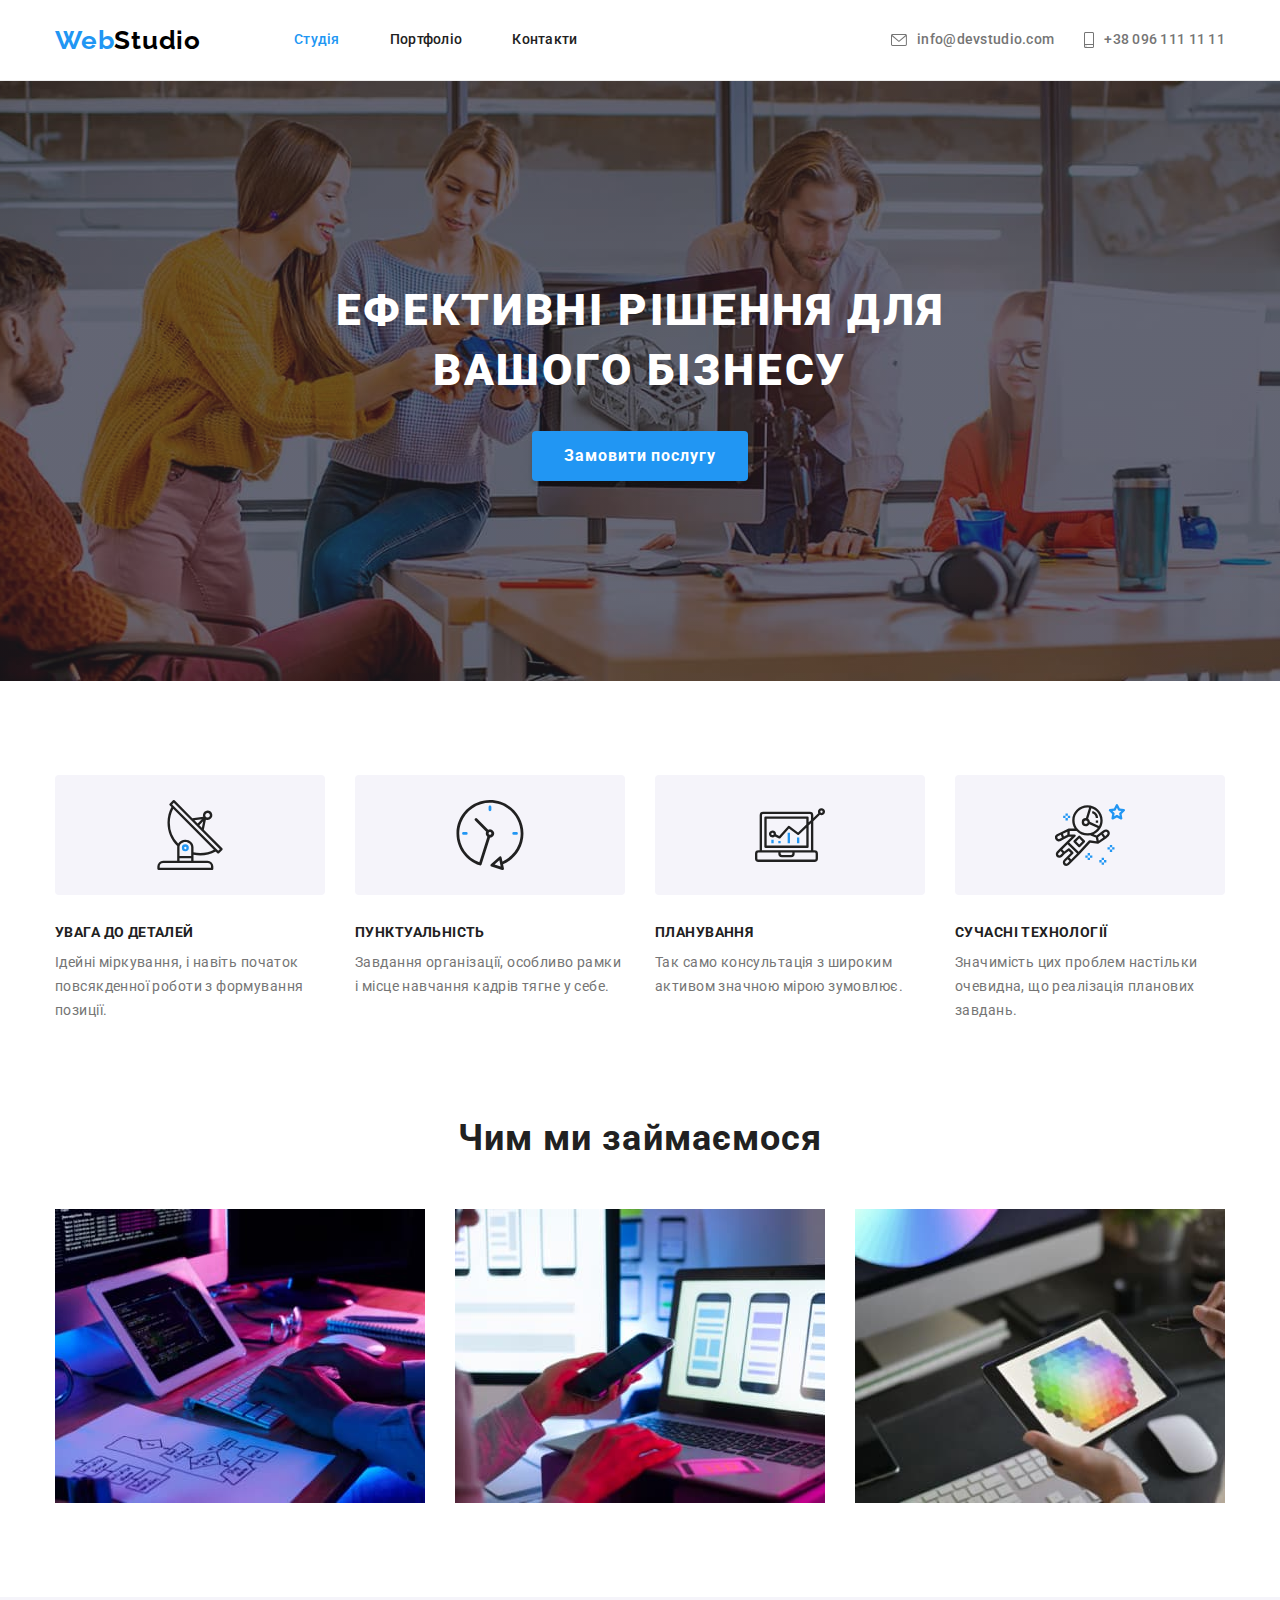
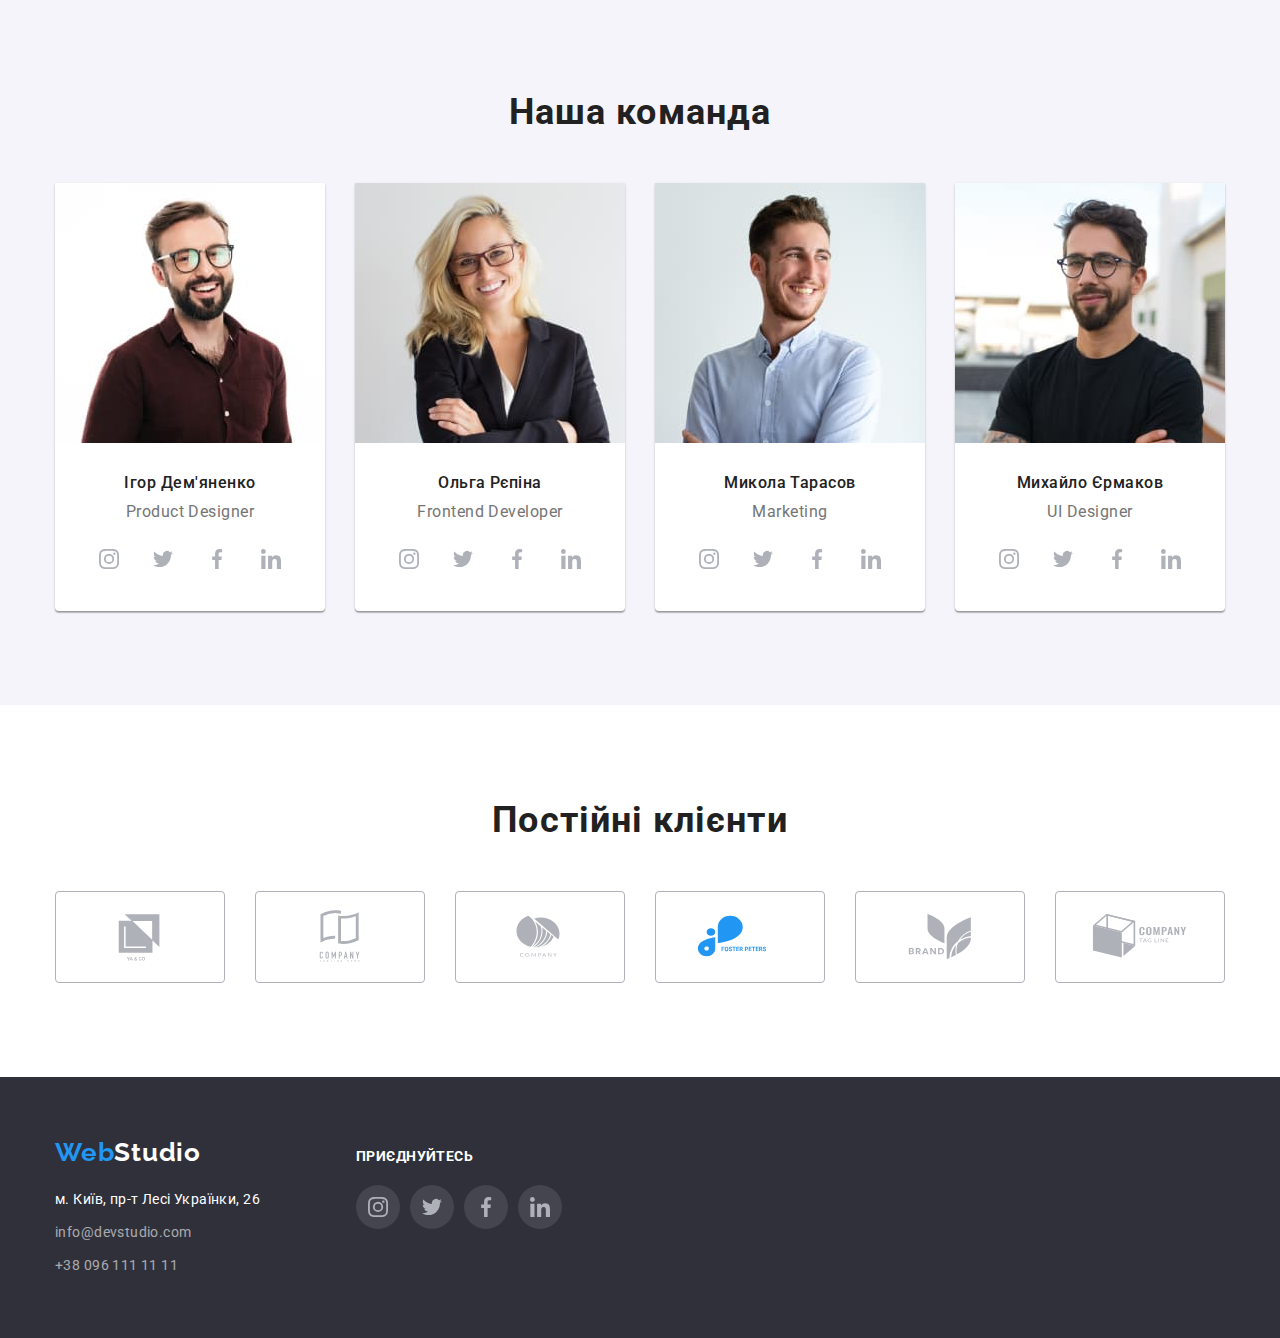
<file: index.html>
<!DOCTYPE html>
<html lang="uk">
  <head>
    <meta charset="UTF-8" />
    <meta http-equiv="X-UA-Compatible" content="IE=edge" />
    <meta name="viewport" content="width=device-width, initial-scale=1.0" />
    <title>Студія</title>
    <link rel="preconnect" href="https://fonts.googleapis.com" />
    <link rel="preconnect" href="https://fonts.gstatic.com" crossorigin />
    <link
      href="https://fonts.googleapis.com/css2?family=Raleway:wght@700&family=Roboto:wght@400;500;700;900&display=swap"
      rel="stylesheet"
    />
    <link
      rel="stylesheet"
      href="https://cdnjs.cloudflare.com/ajax/libs/modern-normalize/1.1.0/modern-normalize.min.css"
    />
    <link rel="stylesheet" href="./css/styles.css" />
  </head>

  <body>
    <header class="page-header">
      <div class="page-header-container container">
        <nav class="main-nav">
          <a class="logo logo-nav link" href="./"><span>Web</span>Studio</a>

          <ul class="site-nav list">
            <li class="item"><a class="site-nav-link link current" href="./">Студія</a></li>
            <li class="item">
              <a class="site-nav-link link" href="./portfolio.html">Портфоліо</a>
            </li>
            <li class="item"><a class="site-nav-link link" href="">Контакти</a></li>
          </ul>
        </nav>

        <ul class="contacts-list list">
          <li class="item">
            <a class="contact link" href="mailto:info@devstudio.com">
              <svg class="contact-icon" width="16" height="12">
                <use href="./images/icons.svg#envelope"></use>
              </svg>
              info@devstudio.com</a
            >
          </li>
          <li class="item">
            <a class="contact link" href="tel:+380961111111">
              <svg class="contact-icon" width="10" height="16">
                <use href="./images/icons.svg#smartphone"></use>
              </svg>
              +38 096 111 11 11</a
            >
          </li>
        </ul>
      </div>
    </header>

    <main>
      <!-- герой -->
      <section class="hero">
        <h1 class="hero-title">Ефективні рішення для <br />вашого бізнесу</h1>
        <button type="button" class="hero-btn">Замовити послугу</button>
      </section>

      <!-- наші особливості  -->
      <section class="section">
        <div class="container">
          <h2 class="visually-hidden">Наші особливості</h2>

          <ul class="feature-list list">
            <li class="item">
              <div class="feature-icon-container">
                <svg width="70" height="70">
                  <use href="./images/icons.svg#antenna"></use>
                </svg>
              </div>
              <h3 class="title">Увага до деталей</h3>
              <p class="descr">
                Ідейні міркування, і навіть початок повсякденної роботи з формування позиції.
              </p>
            </li>

            <li class="item">
              <div class="feature-icon-container">
                <svg width="70" height="70">
                  <use href="./images/icons.svg#clock"></use>
                </svg>
              </div>
              <h3 class="title">Пунктуальність</h3>
              <p class="descr">
                Завдання організації, особливо рамки і місце навчання кадрів тягне у себе.
              </p>
            </li>

            <li class="item">
              <div class="feature-icon-container">
                <svg width="70" height="70">
                  <use href="./images/icons.svg#diagram"></use>
                </svg>
              </div>
              <h3 class="title">Планування</h3>
              <p class="descr">Так само консультація з широким активом значною мірою зумовлює.</p>
            </li>

            <li class="item">
              <div class="feature-icon-container">
                <svg width="70" height="70">
                  <use href="./images/icons.svg#astronaut"></use>
                </svg>
              </div>
              <h3 class="title">Сучасні технології</h3>
              <p class="descr">
                Значимість цих проблем настільки очевидна, що реалізація планових завдань.
              </p>
            </li>
          </ul>
        </div>
      </section>

      <!-- чим ми займаємося -->
      <section class="section no-padding">
        <div class="container">
          <h2 class="section-title">Чим ми займаємося</h2>

          <ul class="works-list list">
            <li><img class="work" src="./images/img1.jpg" alt="Верстка сайту" width="370" /></li>
            <li><img class="work" src="./images/img2.jpg" alt="Адаптація сайту" width="370" /></li>
            <li><img class="work" src="./images/img3.jpg" alt="Дизайн сайту" width="370" /></li>
          </ul>
        </div>
      </section>

      <!-- наша команда  -->
      <section class="team-section section">
        <div class="container">
          <h2 class="section-title">Наша команда</h2>

          <ul class="team-list list">
            <li class="item">
              <img class="person" src="./images/person1.jpg" alt="Чоловік" width="270" />
              <div class="box">
                <h3 class="title">Ігор Дем'яненко</h3>
                <p class="descr">Product Designer</p>
                <ul class="icons-list list">
                  <li class="item">
                    <a class="social-network-link primary" href="" aria-label="Instagram">
                      <span class="visually-hidden">Instagram</span>
                      <svg class="social-network-icon" width="20" height="20">
                        <use href="./images/icons.svg#instagram"></use>
                      </svg>
                    </a>
                  </li>
                  <li class="item">
                    <a class="social-network-link primary" href="" aria-label="Twitter">
                      <span class="visually-hidden">Twitter</span>
                      <svg class="social-network-icon" width="20" height="20">
                        <use href="./images/icons.svg#twitter"></use>
                      </svg>
                    </a>
                  </li>
                  <li class="item">
                    <a class="social-network-link primary" href="" aria-label="Facebook">
                      <span class="visually-hidden">Facebook</span>
                      <svg class="social-network-icon" width="20" height="20">
                        <use href="./images/icons.svg#facebook"></use>
                      </svg>
                    </a>
                  </li>
                  <li class="item">
                    <a class="social-network-link primary" href="" aria-label="Linkedin">
                      <span class="visually-hidden">Linkedin</span>
                      <svg class="social-network-icon" width="20" height="20">
                        <use href="./images/icons.svg#linkedin"></use>
                      </svg>
                    </a>
                  </li>
                </ul>
              </div>
            </li>

            <li class="item">
              <img class="person" src="./images/person2.jpg" alt="Жінка" width="270" />
              <div class="box">
                <h3 class="title">Ольга Рєпіна</h3>
                <p class="descr">Frontend Developer</p>
                <ul class="icons-list list">
                  <li class="item">
                    <a class="social-network-link primary" href="" aria-label="Instagram">
                      <span class="visually-hidden">Instagram</span>
                      <svg class="social-network-icon" width="20" height="20">
                        <use href="./images/icons.svg#instagram"></use>
                      </svg>
                    </a>
                  </li>
                  <li class="item">
                    <a class="social-network-link primary" href="" aria-label="Twitter">
                      <span class="visually-hidden">Twitter</span>
                      <svg class="social-network-icon" width="20" height="20">
                        <use href="./images/icons.svg#twitter"></use>
                      </svg>
                    </a>
                  </li>
                  <li class="item">
                    <a class="social-network-link primary" href="" aria-label="Facebook">
                      <span class="visually-hidden">Facebook</span>
                      <svg class="social-network-icon" width="20" height="20">
                        <use href="./images/icons.svg#facebook"></use>
                      </svg>
                    </a>
                  </li>
                  <li class="item">
                    <a class="social-network-link primary" href="" aria-label="Linkedin">
                      <span class="visually-hidden">Linkedin</span>
                      <svg class="social-network-icon" width="20" height="20">
                        <use href="./images/icons.svg#linkedin"></use>
                      </svg>
                    </a>
                  </li>
                </ul>
              </div>
            </li>

            <li class="item">
              <img class="person" src="./images/person3.jpg" alt="Чоловік" width="270" />
              <div class="box">
                <h3 class="title">Микола Тарасов</h3>
                <p class="descr">Marketing</p>
                <ul class="icons-list list">
                  <li class="item">
                    <a class="social-network-link primary" href="" aria-label="Instagram">
                      <span class="visually-hidden">Instagram</span>
                      <svg class="social-network-icon" width="20" height="20">
                        <use href="./images/icons.svg#instagram"></use>
                      </svg>
                    </a>
                  </li>
                  <li class="item">
                    <a class="social-network-link primary" href="" aria-label="Twitter">
                      <span class="visually-hidden">Twitter</span>
                      <svg class="social-network-icon" width="20" height="20">
                        <use href="./images/icons.svg#twitter"></use>
                      </svg>
                    </a>
                  </li>
                  <li class="item">
                    <a class="social-network-link primary" href="" aria-label="Facebook">
                      <span class="visually-hidden">Facebook</span>
                      <svg class="social-network-icon" width="20" height="20">
                        <use href="./images/icons.svg#facebook"></use>
                      </svg>
                    </a>
                  </li>
                  <li class="item">
                    <a class="social-network-link primary" href="" aria-label="Linkedin">
                      <span class="visually-hidden">Linkedin</span>
                      <svg class="social-network-icon" width="20" height="20">
                        <use href="./images/icons.svg#linkedin"></use>
                      </svg>
                    </a>
                  </li>
                </ul>
              </div>
            </li>

            <li class="item">
              <img class="person" src="./images/person4.jpg" alt="Чоловік" width="270" />
              <div class="box">
                <h3 class="title">Михайло Єрмаков</h3>
                <p class="descr">UI Designer</p>
                <ul class="icons-list list">
                  <li class="item">
                    <a class="social-network-link primary" href="" aria-label="Instagram">
                      <span class="visually-hidden">Instagram</span>
                      <svg class="social-network-icon" width="20" height="20">
                        <use href="./images/icons.svg#instagram"></use>
                      </svg>
                    </a>
                  </li>
                  <li class="item">
                    <a class="social-network-link primary" href="" aria-label="Twitter">
                      <span class="visually-hidden">Twitter</span>
                      <svg class="social-network-icon" width="20" height="20">
                        <use href="./images/icons.svg#twitter"></use>
                      </svg>
                    </a>
                  </li>
                  <li class="item">
                    <a class="social-network-link primary" href="" aria-label="Facebook">
                      <span class="visually-hidden">Facebook</span>
                      <svg class="social-network-icon" width="20" height="20">
                        <use href="./images/icons.svg#facebook"></use>
                      </svg>
                    </a>
                  </li>
                  <li class="item">
                    <a class="social-network-link primary" href="" aria-label="Linkedin">
                      <span class="visually-hidden">Linkedin</span>
                      <svg class="social-network-icon" width="20" height="20">
                        <use href="./images/icons.svg#linkedin"></use>
                      </svg>
                    </a>
                  </li>
                </ul>
              </div>
            </li>
          </ul>
        </div>
      </section>

      <!-- Наші клієнти -->
      <section class="section">
        <div class="container">
          <h2 class="section-title">Постійні клієнти</h2>

          <ul class="clients-list list">
            <li>
              <a class="client-link" href="" aria-label="YA & GO">
                <span class="visually-hidden">YA & GO</span>
                <svg class="client-icon" width="106" height="60">
                  <use href="./images/icons.svg#client-1"></use>
                </svg>
              </a>
            </li>
            <li>
              <a class="client-link" href="" aria-label="Company Tagline Here">
                <span class="visually-hidden">Company Tagline Here</span>
                <svg class="client-icon" width="106" height="60">
                  <use href="./images/icons.svg#client-2"></use>
                </svg>
              </a>
            </li>
            <li>
              <a class="client-link" href="" aria-label="Company">
                <span class="visually-hidden">Company</span>
                <svg class="client-icon" width="106" height="60">
                  <use href="./images/icons.svg#client-3"></use>
                </svg>
              </a>
            </li>
            <li>
              <a class="client-link" href="" aria-label="Foster Peters">
                <span class="visually-hidden">Foster Peters</span>
                <svg class="client-icon" width="106" height="60">
                  <use href="./images/icons.svg#client-4"></use>
                </svg>
              </a>
            </li>
            <li>
              <a class="client-link" href="" aria-label="Brand">
                <span class="visually-hidden">Brand</span>
                <svg class="client-icon" width="106" height="60">
                  <use href="./images/icons.svg#client-5"></use>
                </svg>
              </a>
            </li>
            <li>
              <a class="client-link" href="" aria-label="Company Tag Line">
                <span class="visually-hidden">Company Tag Line</span>
                <svg class="client-icon" width="106" height="60">
                  <use href="./images/icons.svg#client-6"></use>
                </svg>
              </a>
            </li>
          </ul>
        </div>
      </section>
    </main>

    <footer class="page-footer">
      <div class="page-footer-container container">
        <div class="addresses-container">
          <a class="logo footer-logo link" href="./"><span>Web</span>Studio</a>

          <address>
            <ul class="addresses-list list">
              <li class="item">
                <a
                  class="address link"
                  href="https://goo.gl/maps/CPtrU1FHBa2aNyZL9"
                  target="_blank"
                  rel="noopener noreferrer nofollow"
                >
                  м. Київ, пр-т Лесі Українки, 26
                </a>
              </li>
              <li class="item">
                <a class="contact link" href="mailto:info@devstudio.com">info@devstudio.com</a>
              </li>
              <li class="item">
                <a class="contact link" href="tel:+380961111111">+38 096 111 11 11</a>
              </li>
            </ul>
          </address>
        </div>

        <div class="social-network-container">
          <b class="call-to-action">Приєднуйтесь</b>
          <ul class="icons-list list">
            <li class="item">
              <a class="social-network-link secondary" href="" aria-label="Instagram">
                <span class="visually-hidden">Instagram</span>
                <svg class="social-network-icon" width="20" height="20">
                  <use href="./images/icons.svg#instagram"></use>
                </svg>
              </a>
            </li>
            <li class="item">
              <a class="social-network-link secondary" href="" aria-label="Twitter">
                <span class="visually-hidden">Twitter</span>
                <svg class="social-network-icon" width="20" height="20">
                  <use href="./images/icons.svg#twitter"></use>
                </svg>
              </a>
            </li>
            <li class="item">
              <a class="social-network-link secondary" href="" aria-label="Facebook">
                <span class="visually-hidden">Facebook</span>
                <svg class="social-network-icon" width="20" height="20">
                  <use href="./images/icons.svg#facebook"></use>
                </svg>
              </a>
            </li>
            <li class="item">
              <a class="social-network-link secondary" href="" aria-label="Linkedin">
                <span class="visually-hidden">Linkedin</span>
                <svg class="social-network-icon" width="20" height="20">
                  <use href="./images/icons.svg#linkedin"></use>
                </svg>
              </a>
            </li>
          </ul>
        </div>
      </div>
    </footer>
  </body>
</html>
</file>
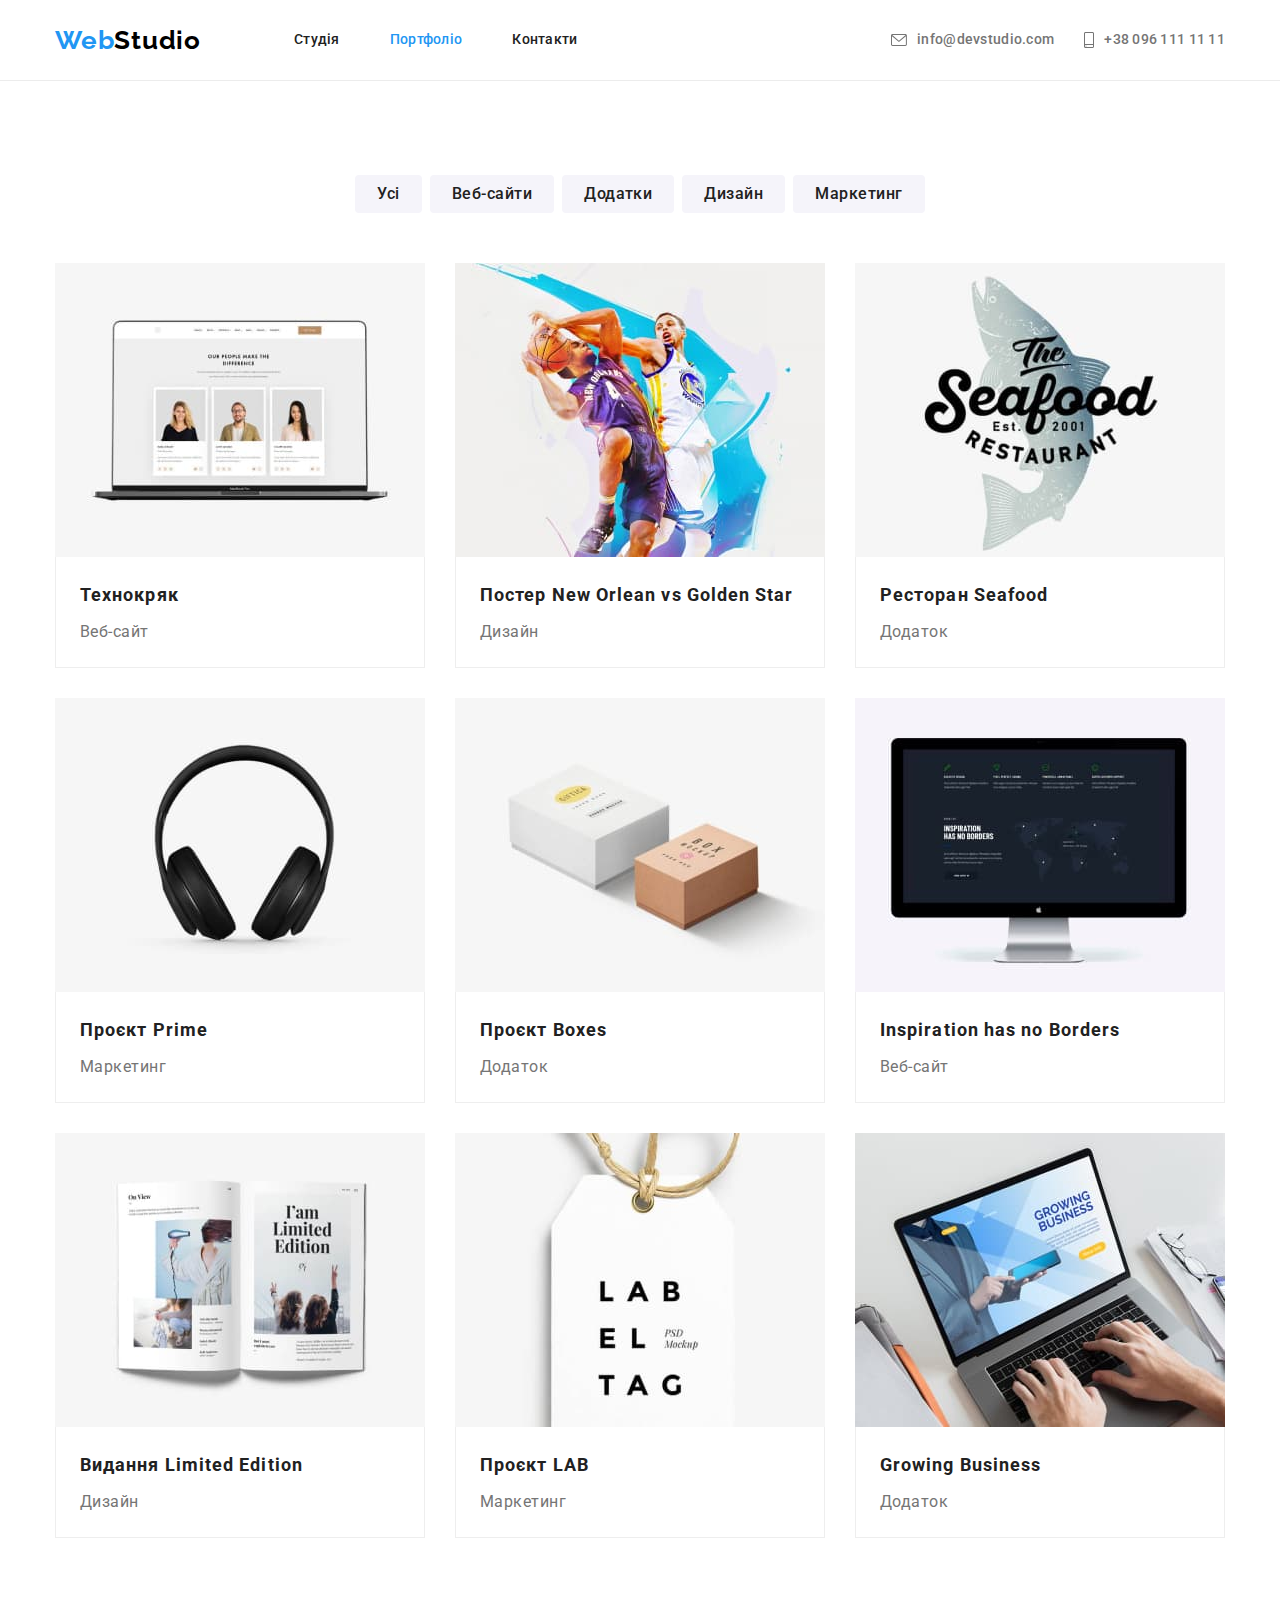
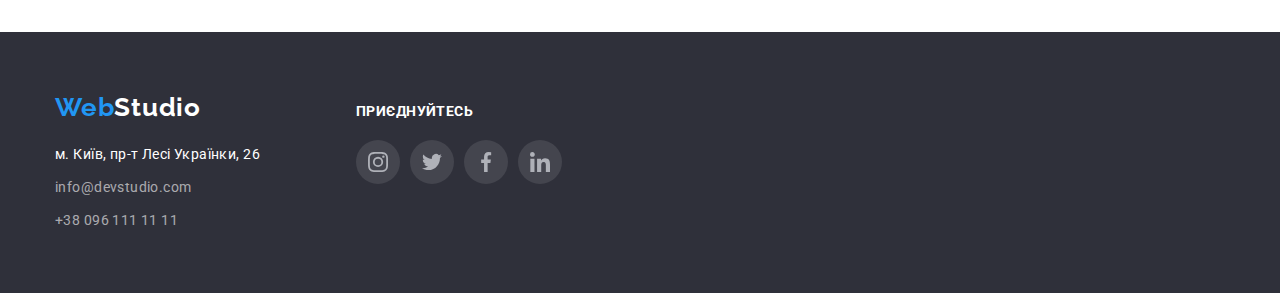
<file: portfolio.html>
<!DOCTYPE html>
<html lang="uk">
  <head>
    <meta charset="UTF-8" />
    <meta http-equiv="X-UA-Compatible" content="IE=edge" />
    <meta name="viewport" content="width=device-width, initial-scale=1.0" />
    <title>Портфоліо</title>
    <link rel="preconnect" href="https://fonts.googleapis.com" />
    <link rel="preconnect" href="https://fonts.gstatic.com" crossorigin />
    <link
      href="https://fonts.googleapis.com/css2?family=Raleway:wght@700&family=Roboto:wght@400;500;700;900&display=swap"
      rel="stylesheet"
    />
    <link
      rel="stylesheet"
      href="https://cdnjs.cloudflare.com/ajax/libs/modern-normalize/1.1.0/modern-normalize.min.css"
    />
    <link rel="stylesheet" href="./css/styles.css" />
  </head>

  <body>
    <header class="page-header">
      <div class="page-header-container container">
        <nav class="main-nav">
          <a class="logo logo-nav link" href="./"><span>Web</span>Studio</a>

          <ul class="site-nav list">
            <li class="item"><a class="site-nav-link link" href="./">Студія</a></li>
            <li class="item">
              <a class="site-nav-link link current" href="./portfolio.html">Портфоліо</a>
            </li>
            <li class="item"><a class="site-nav-link link" href="">Контакти</a></li>
          </ul>
        </nav>

        <ul class="contacts-list list">
          <li class="item">
            <a class="contact link" href="mailto:info@devstudio.com">
              <svg class="contact-icon" width="16" height="12">
                <use href="./images/icons.svg#envelope"></use>
              </svg>
              info@devstudio.com</a
            >
          </li>
          <li class="item">
            <a class="contact link" href="tel:+380961111111">
              <svg class="contact-icon" width="10" height="16">
                <use href="./images/icons.svg#smartphone"></use>
              </svg>
              +38 096 111 11 11</a
            >
          </li>
        </ul>
      </div>
    </header>

    <main>
      <section class="section">
        <div class="container">
          <h1 class="visually-hidden">Наші проекти</h1>

          <!-- Фільтр -->
          <ul class="filter list">
            <li class="item"><button class="filter-btn" type="button">Усі</button></li>
            <li class="item"><button class="filter-btn" type="button">Веб-сайти</button></li>
            <li class="item"><button class="filter-btn" type="button">Додатки</button></li>
            <li class="item"><button class="filter-btn" type="button">Дизайн</button></li>
            <li class="item"><button class="filter-btn" type="button">Маркетинг</button></li>
          </ul>

          <!-- Список проектів -->
          <ul class="projects-list list">
            <li class="item">
              <a class="project-link link" href="">
                <img class="project" src="./images/project-1.jpg" alt="Веб-сайт" width="370" />
                <div class="box">
                  <h2 class="title">Технокряк</h2>
                  <p class="descr">Веб-сайт</p>
                </div>
              </a>
            </li>

            <li class="item">
              <a class="project-link link" href="">
                <img class="project" src="./images/project-2.jpg" alt="Постер" width="370" />
                <div class="box">
                  <h2 class="title">Постер New Orlean vs Golden Star</h2>
                  <p class="descr">Дизайн</p>
                </div>
              </a>
            </li>

            <li class="item">
              <a class="project-link link" href="">
                <img
                  class="project"
                  src="./images/project-3.jpg"
                  alt="Логотип додатку"
                  width="370"
                />
                <div class="box">
                  <h2 class="title">Ресторан Seafood</h2>
                  <p class="descr">Додаток</p>
                </div>
              </a>
            </li>

            <li class="item">
              <a class="project-link link" href="">
                <img class="project" src="./images/project-4.jpg" alt="Навушники" width="370" />
                <div class="box">
                  <h2 class="title">Проєкт Prime</h2>
                  <p class="descr">Маркетинг</p>
                </div>
              </a>
            </li>

            <li class="item">
              <a class="project-link link" href="">
                <img class="project" src="./images/project-5.jpg" alt="Дві коробочки" width="370" />
                <div class="box">
                  <h2 class="title">Проєкт Boxes</h2>
                  <p class="descr">Додаток</p>
                </div>
              </a>
            </li>

            <li class="item">
              <a class="project-link link" href="">
                <img class="project" src="./images/project-6.jpg" alt="Веб-сайт" width="370" />
                <div class="box">
                  <h2 class="title">Inspiration has no Borders</h2>
                  <p class="descr">Веб-сайт</p>
                </div>
              </a>
            </li>

            <li class="item">
              <a class="project-link link" href="">
                <img class="project" src="./images/project-7.jpg" alt="Книга" width="370" />
                <div class="box">
                  <h2 class="title">Видання Limited Edition</h2>
                  <p class="descr">Дизайн</p>
                </div>
              </a>
            </li>

            <li class="item">
              <a class="project-link link" href="">
                <img
                  class="project"
                  src="./images/project-8.jpg"
                  alt="Логотип проекту"
                  width="370"
                />
                <div class="box">
                  <h2 class="title">Проєкт LAB</h2>
                  <p class="descr">Маркетинг</p>
                </div>
              </a>
            </li>

            <li class="item">
              <a class="project-link link" href="">
                <img class="project" src="./images/project-9.jpg" alt="Додаток" width="370" />
                <div class="box">
                  <h2 class="title">Growing Business</h2>
                  <p class="descr">Додаток</p>
                </div>
              </a>
            </li>
          </ul>
        </div>
      </section>
    </main>

    <footer class="page-footer">
      <div class="page-footer-container container">
        <div class="addresses-container">
          <a class="logo footer-logo link" href="./"><span>Web</span>Studio</a>

          <address>
            <ul class="addresses-list list">
              <li class="item">
                <a
                  class="address link"
                  href="https://goo.gl/maps/CPtrU1FHBa2aNyZL9"
                  target="_blank"
                  rel="noopener noreferrer nofollow"
                >
                  м. Київ, пр-т Лесі Українки, 26
                </a>
              </li>
              <li class="item">
                <a class="contact link" href="mailto:info@devstudio.com">info@devstudio.com</a>
              </li>
              <li class="item">
                <a class="contact link" href="tel:+380961111111">+38 096 111 11 11</a>
              </li>
            </ul>
          </address>
        </div>

        <div class="social-network-container">
          <b class="call-to-action">Приєднуйтесь</b>
          <ul class="icons-list list">
            <li class="item">
              <a class="social-network-link secondary" href="" aria-label="Instagram">
                <span class="visually-hidden">Instagram</span>
                <svg class="social-network-icon" width="20" height="20">
                  <use href="./images/icons.svg#instagram"></use>
                </svg>
              </a>
            </li>
            <li class="item">
              <a class="social-network-link secondary" href="" aria-label="Twitter">
                <span class="visually-hidden">Twitter</span>
                <svg class="social-network-icon" width="20" height="20">
                  <use href="./images/icons.svg#twitter"></use>
                </svg>
              </a>
            </li>
            <li class="item">
              <a class="social-network-link secondary" href="" aria-label="Facebook">
                <span class="visually-hidden">Facebook</span>
                <svg class="social-network-icon" width="20" height="20">
                  <use href="./images/icons.svg#facebook"></use>
                </svg>
              </a>
            </li>
            <li class="item">
              <a class="social-network-link secondary" href="" aria-label="Linkedin">
                <span class="visually-hidden">Linkedin</span>
                <svg class="social-network-icon" width="20" height="20">
                  <use href="./images/icons.svg#linkedin"></use>
                </svg>
              </a>
            </li>
          </ul>
        </div>
      </div>
    </footer>
  </body>
</html>
</file>
<file: css/styles.css>
/* Шрифти 'Raleway' 700, 'Roboto' 400 500 700 900 */

/* акцент color: #2196F3; */
/* лого #000000; */
/* головний колір color: #757575; */
/* вторинний колір тексту color: #212121; */
/* колір герою color: #FFFFFF; */
/* колір контактиів адреси color: rgba(255, 255, 255, 0.6); */
/* вторинний колір фону background-color: #2F303A; */
/* головний колір кнопок портф. background: #F5F4FA; */
/* активна кнопка героя background: #188CE8; */
/* цвет соц сети background: #AFB1B8; */
 /* цвет фона соц сети background: rgba(255, 255, 255, 0.1); */

:root {
    --projects-set-gap: 30px;

    --primary-color: #212121;
    --secondary-color: #757575;

    --icons-color: #afb1b8;
    --icons-bg-color:rgba(255, 255, 255, 0.1);

    --accent-color: #2196f3;
    --secondary-accent-color: #ffffff;

    --logo-color: #000000;
    --adress-contact-color: rgba(255, 255, 255, 0.6);

    --hero-bg-color: #c4c4c4;
    --primary-bg-color: #ffffff;
    --secondary-bg-color: #2f303a;
    --third-bg-color: #f5f4fa;

    --primary-btn-color: #f5f4fa;
    --accent-hero-btn-bg-color: #188ce8;
}

body {
    font-family: 'Roboto', sans-serif;
    font-size: 14px;
    line-height: 1.71;
    color: var(--primary-color);

    background-color: var(--primary-bg-color);
}

p {
    margin: 0;
}

.list {
    padding: 0;
    margin: 0;

    list-style: none;
}

.link {
    text-decoration: none;
}

.container {
    padding-right: 15px;
    padding-left: 15px;
    margin-right: auto;
    margin-left: auto;
    width: 1200px;

    /* outline: 1px solid tomato; */
}

.visually-hidden {
    position: absolute;
    white-space: nowrap;
    width: 1px;
    height: 1px;
    overflow: hidden;
    border: 0;
    padding: 0;
    clip: rect(0 0 0 0);
    clip-path: inset(50%);
    margin: -1px;
}

/* Хедр  */

.page-header {
    border-bottom: 1px solid #ececec;
}

.page-header-container {
    display: flex;
}

/* Логотип */

.logo {
    font-family: 'Raleway', sans-serif;
    font-weight: 700;
    font-size: 26px;
    line-height: 1.19;
    letter-spacing: 0.03em;
}

.logo-nav {
    color: var(--logo-color);
}

.footer-logo {
    display: inline-block;
    margin-bottom: 20px;

    color: var(--secondary-accent-color);
}

.logo > span {
    color: var(--accent-color);
}

/* Навігація */

.main-nav {
    display: flex;
    align-items: center;
}

.site-nav {
    display: flex;
    margin-left: 93px;
}

.site-nav .item:not(:last-child) {
    margin-right: 50px;
}

.site-nav-link {
    display: block;

    color: var(--primary-color);
}

/* Контакти  */

.contacts-list {
    display: flex;
    margin-left: auto;
}

.contacts-list .item + .item {
    margin-left: 30px;
}

.contacts-list .contact {
    display: flex;
    align-items: center;

    color: var(--secondary-color);
}

.contact-icon {
    margin-right: 10px;
    
    fill: currentColor;
}

.site-nav-link,
.contacts-list .contact {
    padding-top: 32px;
    padding-bottom: 32px;

    font-weight: 500;
    line-height: 1.14;
    letter-spacing: 0.02em;
}

.site-nav-link:hover,
.site-nav-link:focus,
.contacts-list .contact:hover,
.contacts-list .contact:focus {
    color: var(--accent-color);
}

.current {
    color: var(--accent-color);
}

/* Секція героя */

.hero {
    margin-right: auto;
    margin-left: auto;
    padding-top: 200px;
    padding-bottom: 200px;
    height: 600px;
    max-width: 1600px;

    background-color: var(--hero-bg-color);
    background-image: 
    linear-gradient(rgba(47, 48, 58, 0.4), rgba(47, 48, 58, 0.4)),
    url("../images/hero.jpg");
    background-size: cover;
    background-position: center;
    background-repeat: no-repeat;
}

.hero-title {
    margin-top: 0;
    margin-bottom: 30px;

    font-weight: 900;
    font-size: 44px;
    line-height: 1.36;
    text-align: center;
    letter-spacing: 0.06em;
    text-transform: uppercase;
    color: var(--secondary-accent-color);
}

.hero-btn {
    display: block;
    margin-right: auto;
    margin-left: auto;
    padding: 10px 32px;

    font-family: inherit;
    font-weight: 700;
    font-size: 16px;
    line-height: 1.88;
    letter-spacing: 0.06em;
    color: var(--secondary-accent-color);

    background-color: var(--accent-color);
    border: none;
    border-radius: 4px;
    box-shadow: 0px 4px 4px rgba(0, 0, 0, 0.15);
}

.hero-btn:hover,
.hero-btn:focus {
    background-color: var(--accent-hero-btn-bg-color);
    cursor: pointer;
}


/* Секція  */

.section {
    padding-top: 94px;
    padding-bottom: 94px;
}

.section-title {
    margin-top: 0;
    margin-bottom: 50px;

    font-size: 36px;
    line-height: 1.17;
    letter-spacing: 0.03em;
    text-align: center;
}

/* Наші особливості */

.feature-list {
    display: flex;
}

.feature-list .item {
    width: calc((100% - 90px) / 4);
}

.feature-list .item:not(:last-child) {
    margin-right: 30px;
}

.feature-icon-container {
    display: flex;
    align-items: center;
    justify-content: center;
    margin-bottom: 30px;
    height: 120px;
    width: 270px;
   
    background-color: var(--third-bg-color);
    border-radius: 4px;
}

.feature-list .title {
    margin-top: 0;
    margin-bottom: 10px;

    font-size: 14px;
    line-height: 1.14;
    letter-spacing: 0.03em;
    text-transform: uppercase;
}

.feature-list .descr {
    letter-spacing: 0.03em;
    color: var(--secondary-color);
}

/* Чим ми займаємося  */

.section.no-padding {
    padding-top: 0;
}

.works-list {
    display: flex;
    justify-content: space-between;
}

.works-list .work {
    display: block;
}
/* Команда */

.team-section {
    background-color: var(--third-bg-color); 
}

.team-list {
    display: flex;
    justify-content: space-between;
}

.team-list > .item {
    background-color: var(--primary-bg-color);
    border-radius: 0px 0px 4px 4px;
    box-shadow: 0px 1px 3px rgba(0, 0, 0, 0.12), 0px 1px 1px rgba(0, 0, 0, 0.14), 0px 2px 1px rgba(0, 0, 0, 0.2);
}

.team-list .person {
    display: block;
}

.team-list .box {
    padding: 30px 32px;
}

.team-list .title,
.team-list .descr {
    font-size: 16px;
    line-height: 1.19;
    letter-spacing: 0.03em;
    text-align: center;
}

.team-list .title {
    margin-top: 0;
    margin-bottom: 10px;

    font-weight: 500;
}

.team-list .descr {
    margin-bottom: 16px;
    color: var(--secondary-color);
}

/* Іконки соц мереж  */

.icons-list {
    display: flex;
}

.icons-list .item:not(:last-child) {
    margin-right: 10px;
}

.social-network-link {
    display: flex;
    align-items: center;
    justify-content: center;
    width: 44px;
    height: 44px;

    border-radius: 50%;
}

.social-network-link.primary {
    color: var(--icons-color);
}

.social-network-link.secondary {
    color: var(--secondary-accent-color);

    background-color: var(--icons-bg-color);
}

.social-network-link.primary:hover,
.social-network-link.primary:focus {
    color: var(--secondary-accent-color);

    background-color: var(--accent-color);
}

.social-network-link.secondary:hover,
.social-network-link.secondary:focus {
    background-color: var(--accent-color);
}

.social-network-icon {
    fill: currentColor;
}

/* Клієнти */

.clients-list{
    display: flex;
    justify-content: space-between;
}

.client-link {
    display: flex;
    align-items: center;
    justify-content: center;
    width: 170px;
    height: 92px;

    color: var(--icons-color);

    border: 1px solid var(--icons-color);
    border-radius: 4px;
}

.client-link:hover,
.client-link:focus {
    color: var(--accent-color);

    border-color: var(--accent-color);
}

.client-icon {
    fill: currentColor;
}

/* Футер */

.page-footer {
    background-color: var(--secondary-bg-color);
}

.page-footer-container {
    display: flex;
    align-items: baseline;
    padding-top: 60px;
    padding-bottom: 60px;
}

/* Адреса  */

.addresses-container {
    min-width: 231px;
}

.addresses-list>.item:not(:last-child) {
    margin-bottom: 9px;
}

.addresses-list .address,
.addresses-list .contact{
    display: inline-block;

    font-style: normal;
    letter-spacing: 0.03em;
}

.addresses-list .address {
    color: var(--secondary-accent-color);
}

.addresses-list .contact {
    color: var(--adress-contact-color);
}

.addresses-list .contact:hover,
.addresses-list .contact:focus {
    color: var(--accent-color);
}

/* Контакти в соц мереж футері  */

.social-network-container {
    margin-left: 70px;
}

.call-to-action {
    display: inline-block;
    margin-bottom: 20px;

    line-height: 1.14;
    letter-spacing: 0.03em;
    text-transform: uppercase;
    color: var(--secondary-accent-color);
}

/* Портфоліо */

.filter {
    display: flex;
    justify-content: center;
    margin-bottom: 50px;
}

.filter-btn {
    padding: 6px 22px;

    font-family: inherit;
    font-weight: 500;
    font-size: 16px;
    line-height: 1.63;
    letter-spacing: 0.03em;
    color: var(--primary-color);

    background-color: var(--primary-btn-color);
    border: none;
    border-radius: 4px;
}

.filter > .item:not(:last-child) {
    margin-right: 8px;
}

.filter-btn:hover,
.filter-btn:focus {
    color: var(--secondary-accent-color);

    background-color: var(--accent-color);
    box-shadow: 0px 3px 1px rgba(0, 0, 0, 0.1), 0px 1px 2px rgba(0, 0, 0, 0.08), 0px 2px 2px rgba(0, 0, 0, 0.12);
}

.filter-btn:hover {
    cursor: pointer;
}

/* Список проектів */

.projects-list {
    display: flex;
    flex-wrap: wrap;
    margin-top: calc(-1 * var(--projects-set-gap));
    margin-left: calc(-1 * var(--projects-set-gap));
}

.projects-list > .item {
    margin-top: var(--projects-set-gap);
    margin-left: var(--projects-set-gap);
}

.project-link {
    display: block;
}

.project-link:hover,
.project-link:focus {
    box-shadow: 0px 1px 1px rgba(0, 0, 0, 0.12), 0px 4px 4px rgba(0, 0, 0, 0.06), 1px 4px 6px rgba(0, 0, 0, 0.16);
}

.projects-list .project {
    display: block;
}

.projects-list .box {
    padding: 20px 24px;

    border-right: 1px solid #eeeeee;
    border-bottom: 1px solid #eeeeee;
    border-left: 1px solid #eeeeee;
}

.projects-list .title {
    margin-top: 0;
    margin-bottom: 4px;

    font-size: 18px;
    line-height: 2;
    letter-spacing: 0.06em;
    color: var(--primary-color);
}

.projects-list .descr {
    font-size: 16px;
    line-height: 1.88;
    letter-spacing: 0.03em;
    color: var(--secondary-color);
}
</file>
